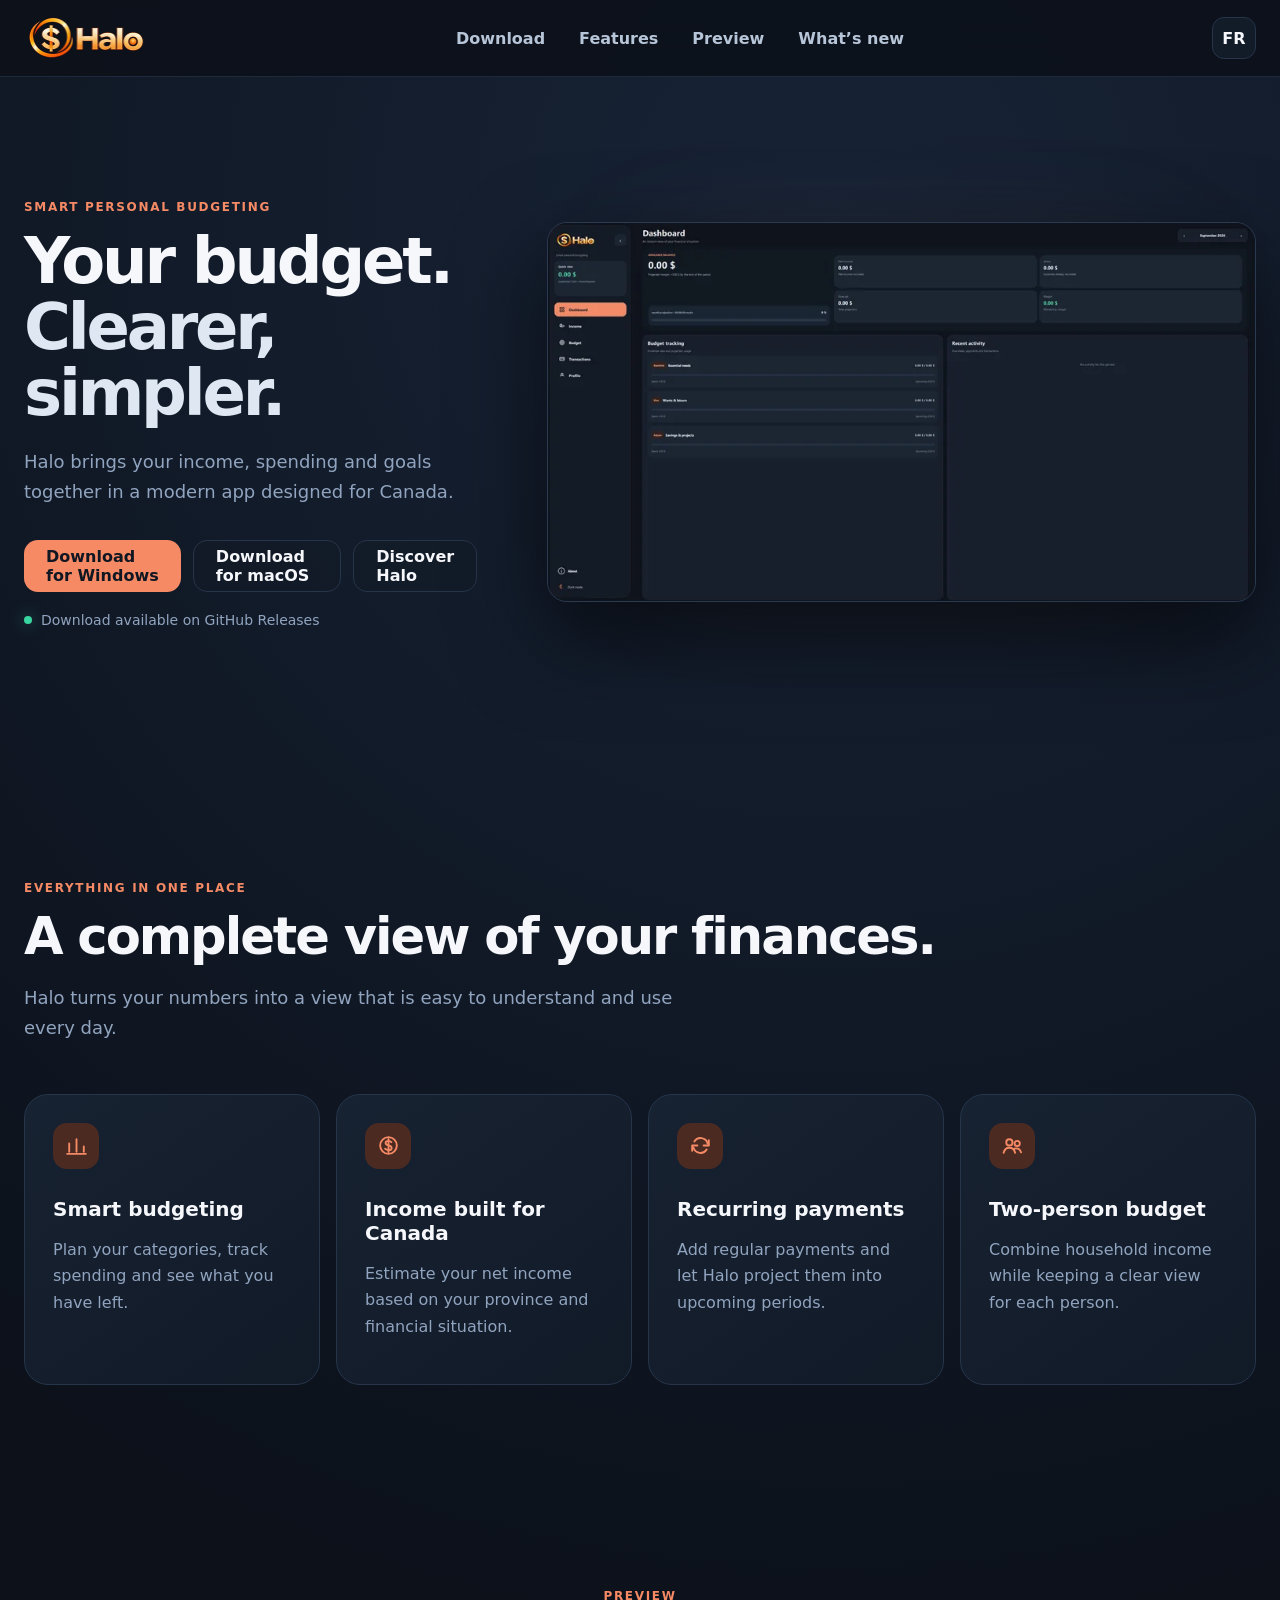
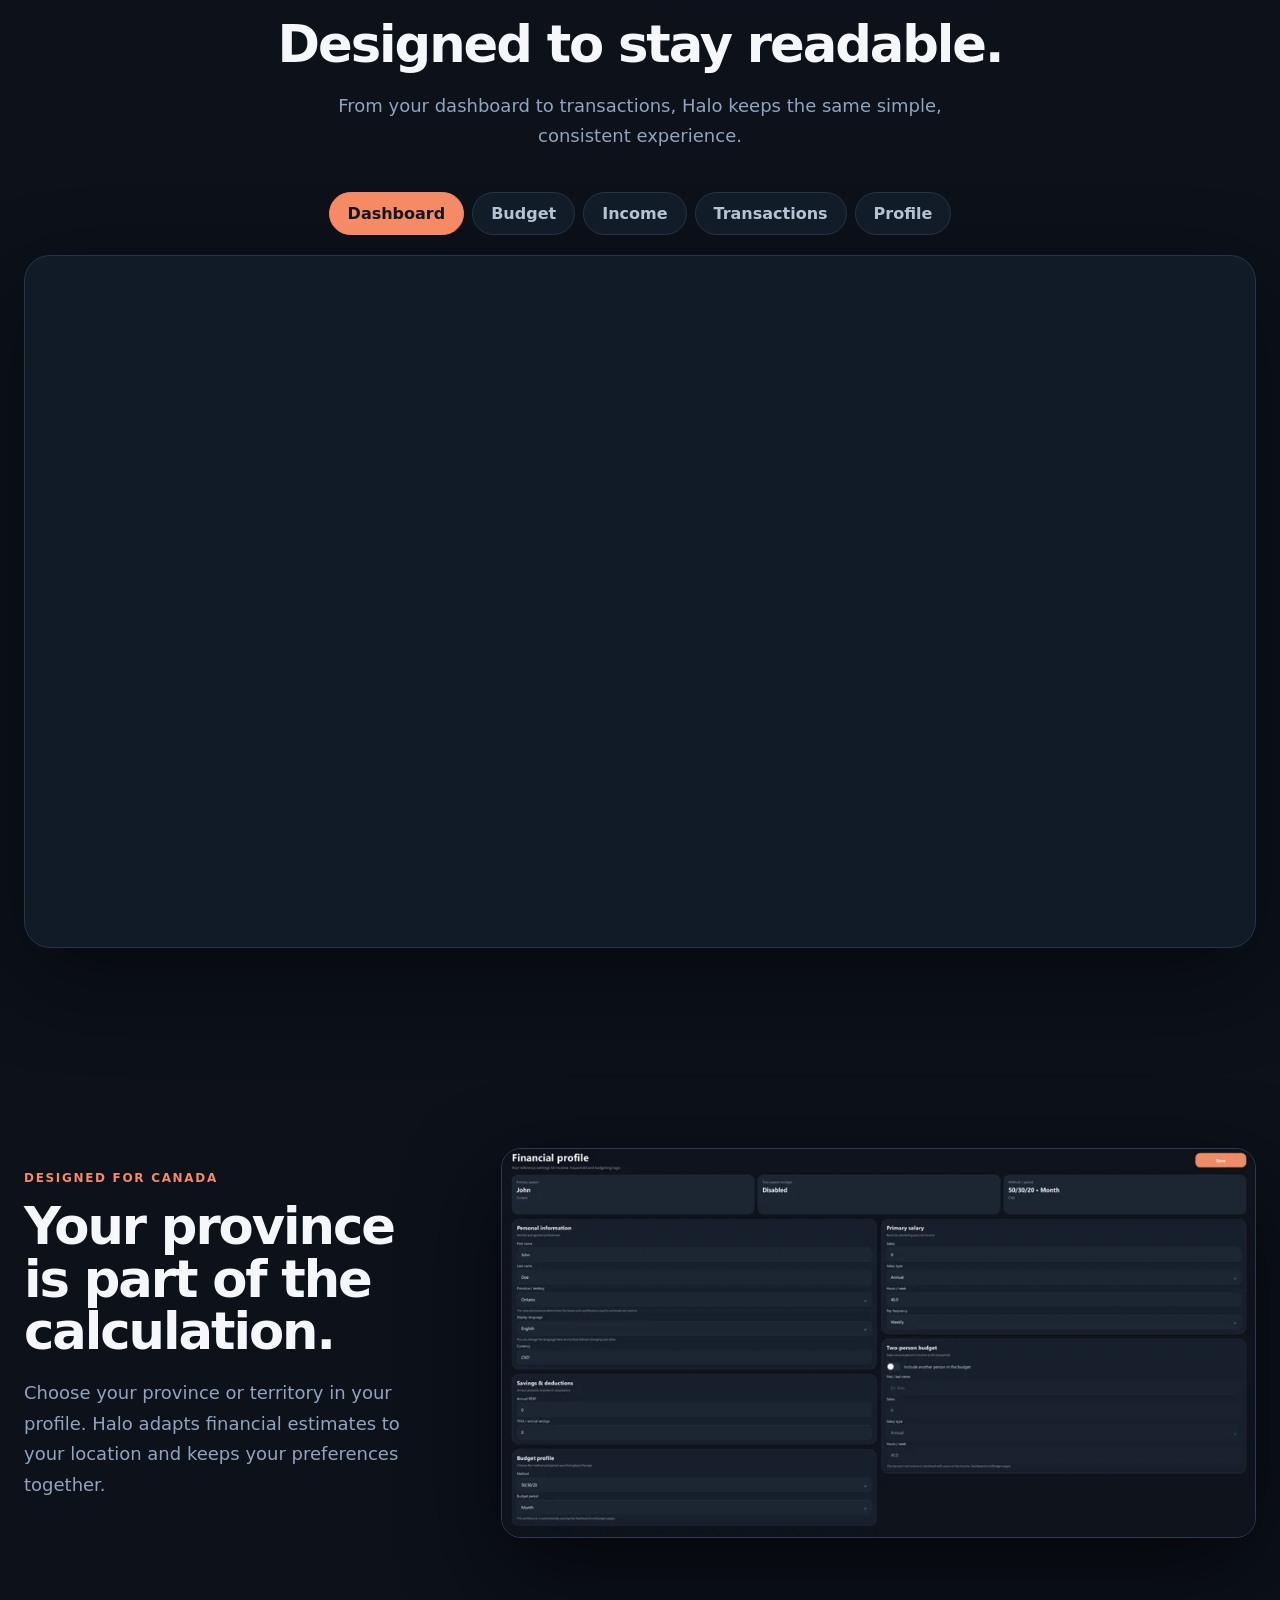
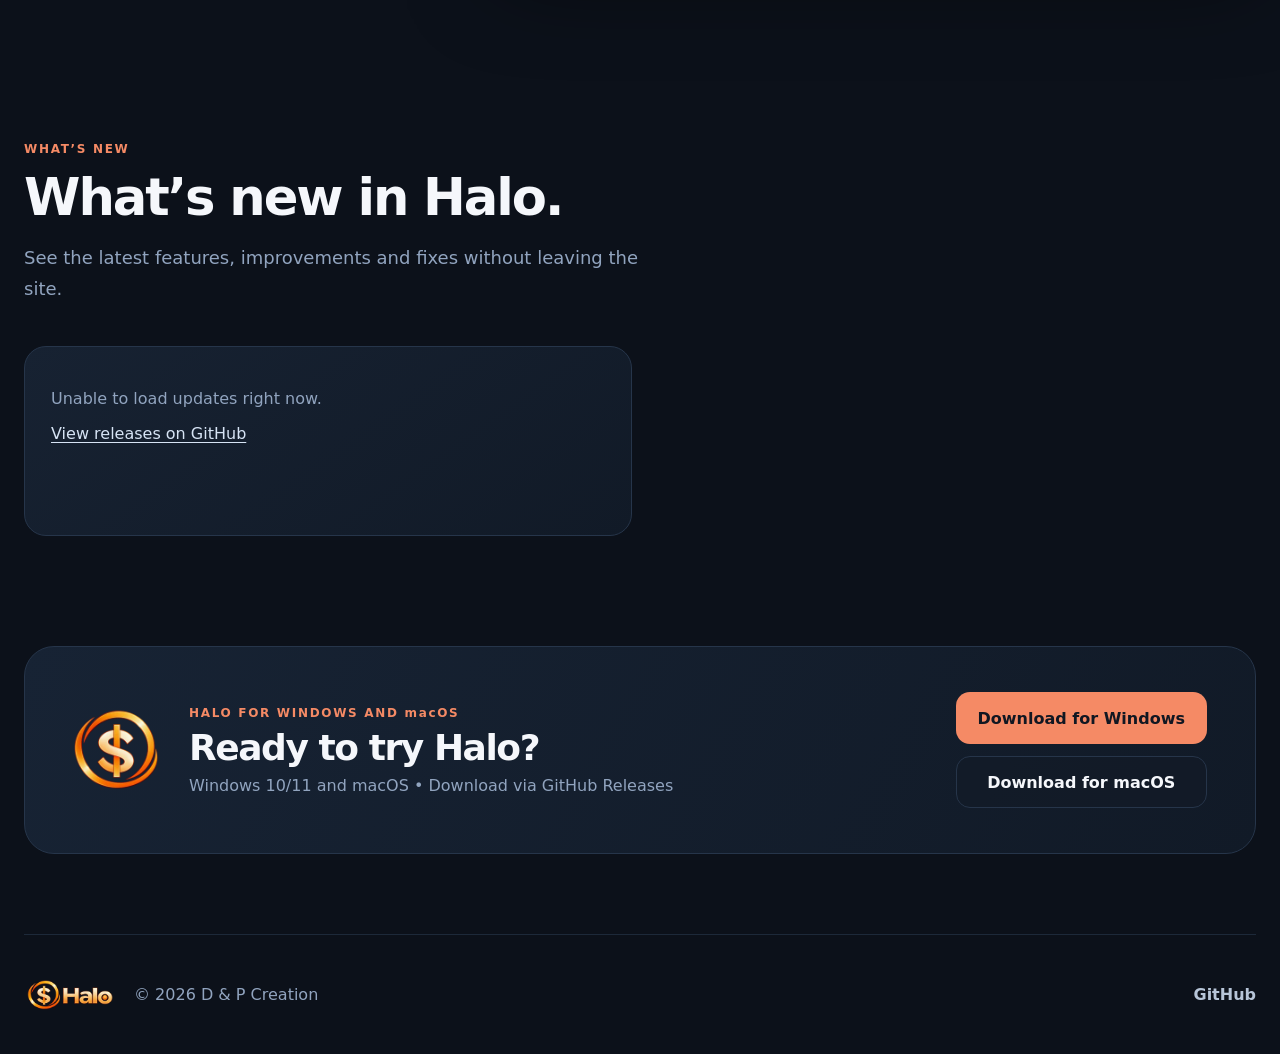
<file: index.html>
<!doctype html>
<html lang="fr">
<head>
  <meta charset="utf-8">
  <meta name="viewport" content="width=device-width, initial-scale=1">
  <meta name="theme-color" content="#0c111a">
  <meta name="color-scheme" content="dark">
  <meta id="metaDescription" name="description" content="Halo, l'application de budget moderne conçue pour le Canada.">

  <title>Halo — Votre budget, simplement.</title>
  <link rel="canonical" href="https://d-p-creation.github.io/Halo-Releases/">

  <meta property="og:type" content="website">
  <meta property="og:site_name" content="Halo">
  <meta id="ogTitle" property="og:title" content="Halo — Votre budget, simplement.">
  <meta id="ogDescription" property="og:description" content="Halo, l'application de budget moderne conçue pour le Canada.">
  <meta property="og:url" content="https://d-p-creation.github.io/Halo-Releases/">
  <meta property="og:image" content="https://d-p-creation.github.io/Halo-Releases/assets/og-image.jpg">
  <meta property="og:image:width" content="1200">
  <meta property="og:image:height" content="630">
  <meta id="ogLocale" property="og:locale" content="fr_CA">

  <meta name="twitter:card" content="summary_large_image">
  <meta id="twitterTitle" name="twitter:title" content="Halo — Votre budget, simplement.">
  <meta id="twitterDescription" name="twitter:description" content="Halo, l'application de budget moderne conçue pour le Canada.">
  <meta name="twitter:image" content="https://d-p-creation.github.io/Halo-Releases/assets/og-image.jpg">

  <link rel="icon" type="image/png" sizes="32x32" href="assets/favicon-32.png">
  <link rel="apple-touch-icon" sizes="180x180" href="assets/apple-touch-icon.png">
  <link rel="icon" type="image/png" sizes="512x512" href="assets/icon-512.png">

  <script>
    (() => {
      document.documentElement.classList.add('js');
      let storedLanguage = null;
      try {
        storedLanguage = localStorage.getItem('halo-lang');
      } catch (_) {}
      const browserLanguage = (navigator.language || 'fr').toLowerCase();
      const initialLanguage = storedLanguage === 'en' || storedLanguage === 'fr'
        ? storedLanguage
        : (browserLanguage.startsWith('fr') ? 'fr' : 'en');
      document.documentElement.lang = initialLanguage;
      document.documentElement.dataset.haloLang = initialLanguage;
      if (initialLanguage === 'en') {
        document.documentElement.classList.add('i18n-pending');
        window.setTimeout(() => document.documentElement.classList.remove('i18n-pending'), 1800);
      }
    })();
  </script>

  <link rel="stylesheet" href="style.css?v=6">
  <script src="script.js?v=6" defer></script>

  <script type="application/ld+json">
  {
    "@context": "https://schema.org",
    "@type": "SoftwareApplication",
    "name": "Halo",
    "applicationCategory": "FinanceApplication",
    "operatingSystem": "Windows 10, Windows 11, macOS",
    "url": "https://d-p-creation.github.io/Halo-Releases/",
    "downloadUrl": "https://github.com/D-P-Creation/Halo-Releases/releases/latest",
    "offers": {
      "@type": "Offer",
      "price": "0",
      "priceCurrency": "CAD"
    },
    "publisher": {
      "@type": "Organization",
      "name": "D & P Creation"
    }
  }
  </script>
</head>
<body>
  <a class="skip-link" href="#main-content" data-i18n="skipLink">Aller au contenu</a>

  <header class="site-header">
    <div class="nav shell">
      <a class="brand" href="#top" data-clean-scroll aria-label="Halo">
        <img src="assets/halo-wordmark-250.webp" width="250" height="83" alt="Halo">
      </a>

      <nav id="siteNav" class="site-nav" aria-label="Navigation principale">
        <a id="desktopDownload" data-i18n="navDownload" href="#top" data-clean-scroll>Télécharger</a>
        <a data-i18n="navFeatures" href="#features" data-clean-scroll>Fonctionnalités</a>
        <a data-i18n="navPreview" href="#preview" data-clean-scroll>Aperçu</a>
        <a data-i18n="navUpdates" href="#updates" data-clean-scroll>Nouveautés</a>
      </nav>

      <div class="nav-actions">
        <a id="mobileDownload" class="nav-download" data-i18n="navDownload" href="#top" data-clean-scroll>Télécharger</a>
        <button id="language" class="language" type="button" aria-label="Passer en anglais">EN</button>
        <button id="menuToggle" class="menu-toggle" type="button" aria-controls="siteNav" aria-expanded="false" aria-label="Ouvrir le menu">
          <svg viewBox="0 0 24 24" width="22" height="22" aria-hidden="true" focusable="false">
            <path d="M4 7h16M4 12h16M4 17h16" fill="none" stroke="currentColor" stroke-width="2" stroke-linecap="round"/>
          </svg>
        </button>
      </div>
    </div>
  </header>

  <main id="main-content">
    <section id="top" class="hero shell">
      <div class="hero-copy">
        <span class="eyebrow" data-i18n="eyebrow">BUDGET PERSONNEL INTELLIGENT</span>
        <h1 data-i18n="heroTitle">Votre budget.<br><span>Plus clair, plus simple.</span></h1>
        <p data-i18n="heroText">Halo rassemble vos revenus, vos dépenses et vos objectifs dans une application moderne pensée pour le Canada.</p>

        <div id="hero-download" class="hero-actions">
          <a id="heroDownload" class="button primary" data-windows-download data-i18n="downloadWindows"
             href="https://github.com/D-P-Creation/Halo-Releases/releases/latest">Télécharger pour Windows</a>
          <a id="heroDownloadMac" class="button ghost platform-download" data-macos-download data-i18n="downloadMac"
             href="https://github.com/D-P-Creation/Halo-Releases/releases/latest">Télécharger pour macOS</a>
          <a class="button ghost" href="#preview" data-clean-scroll data-i18n="discover">Découvrir Halo</a>
        </div>

        <div class="release-line" aria-live="polite">
          <span class="status-dot" aria-hidden="true"></span>
          <span id="heroVersion" data-i18n="versionChecking">Recherche de la dernière version…</span>
        </div>
      </div>

      <div class="hero-visual">
        <div class="glow" aria-hidden="true"></div>
        <img
          class="app-shot"
          src="assets/dashboard-900.webp"
          srcset="assets/dashboard-900.webp 900w, assets/dashboard-1600.webp 1600w"
          sizes="(max-width: 900px) calc(100vw - 48px), 58vw"
          width="1600"
          height="855"
          fetchpriority="high"
          decoding="async"
          alt="Tableau de bord Halo"
          data-i18n-alt="heroImageAlt">
      </div>
    </section>

    <section id="features" class="section shell">
      <div class="section-heading">
        <span class="eyebrow" data-i18n="featuresEyebrow">TOUT AU MÊME ENDROIT</span>
        <h2 data-i18n="featuresTitle">Une vue complète de vos finances.</h2>
        <p data-i18n="featuresText">Halo transforme vos chiffres en une vue simple à comprendre et facile à utiliser au quotidien.</p>
      </div>

      <div class="feature-grid">
        <article class="feature">
          <span class="feature-icon" aria-hidden="true">
            <svg viewBox="0 0 24 24" focusable="false"><path d="M5 18V10m7 8V6m7 12v-5M3 20h18"/></svg>
          </span>
          <h3 data-i18n="f1Title">Budget intelligent</h3>
          <p data-i18n="f1Text">Planifiez vos catégories, suivez vos dépenses et voyez ce qu'il vous reste.</p>
        </article>

        <article class="feature">
          <span class="feature-icon" aria-hidden="true">
            <svg viewBox="0 0 24 24" focusable="false"><circle cx="12" cy="12" r="8"/><path d="M14.8 8.8c-.7-.8-1.6-1.2-2.8-1.2-1.6 0-2.8.8-2.8 2 0 3.2 5.8 1.3 5.8 4.7 0 1.3-1.2 2.2-3 2.2-1.3 0-2.5-.5-3.3-1.4M12 5.8v12.4"/></svg>
          </span>
          <h3 data-i18n="f2Title">Revenus adaptés au Canada</h3>
          <p data-i18n="f2Text">Estimez votre revenu net selon votre province et votre situation financière.</p>
        </article>

        <article class="feature">
          <span class="feature-icon" aria-hidden="true">
            <svg viewBox="0 0 24 24" focusable="false"><path d="M20 7v5h-5M4 17v-5h5M6.1 8.2A7 7 0 0 1 18.8 10M17.9 15.8A7 7 0 0 1 5.2 14"/></svg>
          </span>
          <h3 data-i18n="f3Title">Paiements récurrents</h3>
          <p data-i18n="f3Text">Ajoutez vos paiements réguliers et laissez Halo les projeter dans les prochaines périodes.</p>
        </article>

        <article class="feature">
          <span class="feature-icon" aria-hidden="true">
            <svg viewBox="0 0 24 24" focusable="false"><circle cx="9" cy="9" r="3"/><circle cx="16.5" cy="10" r="2.5"/><path d="M3.5 19c.7-3.1 2.6-4.8 5.5-4.8s4.8 1.7 5.5 4.8M14 15c2.8-.7 5.2.8 6.2 3.5"/></svg>
          </span>
          <h3 data-i18n="f4Title">Budget à deux</h3>
          <p data-i18n="f4Text">Combinez les revenus de votre ménage tout en gardant une vue claire pour chaque personne.</p>
        </article>
      </div>
    </section>

    <section id="preview" class="section shell showcase">
      <div class="section-heading centered">
        <span class="eyebrow" data-i18n="previewEyebrow">APERÇU</span>
        <h2 data-i18n="previewTitle">Conçu pour rester lisible.</h2>
        <p data-i18n="previewText">De votre tableau de bord jusqu'aux transactions, Halo garde la même expérience simple et cohérente.</p>
      </div>

      <div class="showcase-tabs" role="tablist" aria-label="Aperçus de Halo" data-i18n-aria-label="previewTabsLabel">
        <button id="tab-dashboard" class="active" type="button" role="tab" aria-selected="true" aria-controls="showcase-panel" tabindex="0" data-shot="dashboard" data-i18n="tabDashboard">Tableau de bord</button>
        <button id="tab-budget" type="button" role="tab" aria-selected="false" aria-controls="showcase-panel" tabindex="-1" data-shot="budget" data-i18n="tabBudget">Budget</button>
        <button id="tab-income" type="button" role="tab" aria-selected="false" aria-controls="showcase-panel" tabindex="-1" data-shot="income" data-i18n="tabIncome">Revenus</button>
        <button id="tab-transactions" type="button" role="tab" aria-selected="false" aria-controls="showcase-panel" tabindex="-1" data-shot="transactions" data-i18n="tabTransactions">Transactions</button>
        <button id="tab-profile" type="button" role="tab" aria-selected="false" aria-controls="showcase-panel" tabindex="-1" data-shot="profile" data-i18n="tabProfile">Profil</button>
      </div>

      <div id="showcase-panel" class="showcase-frame" role="tabpanel" aria-labelledby="tab-dashboard" tabindex="0">
        <img
          id="showcaseImage"
          src="assets/dashboard-900.webp"
          srcset="assets/dashboard-900.webp 900w, assets/dashboard-1600.webp 1600w"
          sizes="(max-width: 600px) calc(100vw - 28px), (max-width: 900px) calc(100vw - 48px), 1390px"
          width="1600"
          height="900"
          loading="lazy"
          decoding="async"
          alt="Aperçu du tableau de bord Halo">
      </div>
    </section>

    <section class="section shell split">
      <div>
        <span class="eyebrow" data-i18n="canadaEyebrow">PENSÉ POUR LE CANADA</span>
        <h2 data-i18n="canadaTitle">Votre province fait partie du calcul.</h2>
        <p data-i18n="canadaText">Choisissez votre province ou territoire dans votre profil. Halo adapte ses estimations financières à votre emplacement et conserve vos préférences au même endroit.</p>
      </div>

      <img
        class="profile-shot"
        src="assets/profile-900.webp"
        srcset="assets/profile-900.webp 900w, assets/profile-1600.webp 1600w"
        sizes="(max-width: 900px) calc(100vw - 48px), 62vw"
        width="1600"
        height="823"
        loading="lazy"
        decoding="async"
        alt="Profil financier Halo"
        data-i18n-alt="profileImageAlt">
    </section>

    <section id="updates" class="section shell updates-section">
      <div class="section-heading">
        <span class="eyebrow" data-i18n="updatesEyebrow">NOUVEAUTÉS</span>
        <h2 data-i18n="updatesTitle">Ce qui change dans Halo.</h2>
        <p data-i18n="updatesText">Découvrez les nouveautés, améliorations et corrections des dernières versions sans quitter le site.</p>
      </div>

      <div id="releaseList" class="release-grid" aria-live="polite">
        <article class="release-card release-fallback">
          <p data-i18n="updatesFallback">Les notes de version sont disponibles sur GitHub Releases.</p>
          <a class="release-external-link" href="https://github.com/D-P-Creation/Halo-Releases/releases" target="_blank" rel="noopener" data-i18n="viewReleases">Voir les versions sur GitHub</a>
        </article>
      </div>
    </section>

    <section id="download" class="section shell download-card">
      <img src="assets/halo-icon-192.webp" width="192" height="192" alt="" class="download-logo" loading="lazy" decoding="async">

      <div class="download-copy">
        <span class="eyebrow" data-i18n="downloadEyebrow">HALO POUR WINDOWS ET macOS</span>
        <h2 data-i18n="downloadTitle">Prêt à essayer Halo?</h2>
        <p id="downloadMeta" data-i18n="downloadFallback">Windows 10/11 et macOS • Téléchargement via GitHub Releases</p>
      </div>

      <div class="download-actions">
        <a id="finalDownload" class="button primary" data-windows-download data-i18n="downloadWindows"
           href="https://github.com/D-P-Creation/Halo-Releases/releases/latest">Télécharger pour Windows</a>
        <a id="finalDownloadMac" class="button ghost" data-macos-download data-i18n="downloadMac"
           href="https://github.com/D-P-Creation/Halo-Releases/releases/latest">Télécharger pour macOS</a>
      </div>
    </section>
  </main>

  <footer class="footer shell">
    <div class="footer-brand">
      <img src="assets/halo-wordmark-250.webp" width="250" height="83" alt="Halo" loading="lazy" decoding="async">
      <span>© <span id="currentYear">2026</span> D &amp; P Creation</span>
    </div>
    <a href="https://github.com/D-P-Creation/Halo-Releases" target="_blank" rel="noopener">GitHub</a>
  </footer>
</body>
</html>
</file>
<file: style.css>
/* =========================================================
   Halo website — base tokens and reset
   ========================================================= */
:root {
  --bg: #0c111a;
  --surface: #121b28;
  --surface-2: #182334;
  --line: #26354a;
  --text: #f5f7fb;
  --muted: #91a4bf;
  --accent: #f58a65;
  --green: #38d6a0;
  --radius: 24px;
  --header-height: 76px;
}

* {
  box-sizing: border-box;
}

html {
  scroll-behavior: smooth;
}

html.i18n-pending body {
  visibility: hidden;
}

body {
  margin: 0;
  background:
    radial-gradient(circle at 65% 5%, #172336 0, transparent 35%),
    var(--bg);
  color: var(--text);
  font-family: ui-sans-serif, system-ui, -apple-system, BlinkMacSystemFont, "Segoe UI", sans-serif;
}

img {
  max-width: 100%;
}

button,
a {
  -webkit-tap-highlight-color: transparent;
}

button,
input,
select,
textarea {
  font: inherit;
}

.shell {
  width: min(1440px, calc(100% - 48px));
  margin-inline: auto;
}

section[id],
#hero-download {
  scroll-margin-top: calc(var(--header-height) + 24px);
}

/* Navigation: position the preview comfortably below the sticky header. */
#preview {
  scroll-margin-top: 0;
}

.skip-link {
  position: fixed;
  z-index: 2000;
  top: 10px;
  left: 10px;
  transform: translateY(-160%);
  padding: 12px 16px;
  border-radius: 10px;
  background: var(--accent);
  color: #111722;
  font-weight: 850;
  text-decoration: none;
  transition: transform 160ms ease;
}

.skip-link:focus {
  transform: translateY(0);
}

:focus-visible {
  outline: 3px solid var(--accent);
  outline-offset: 4px;
}

/* =========================================================
   Sticky header and navigation
   ========================================================= */
.site-header {
  position: sticky;
  top: 0;
  z-index: 1000;
  border-bottom: 1px solid rgba(38, 53, 74, 0.7);
  background: rgba(12, 17, 26, 0.88);
  backdrop-filter: blur(16px);
  -webkit-backdrop-filter: blur(16px);
}

.nav {
  position: relative;
  display: flex;
  align-items: center;
  justify-content: space-between;
  min-height: var(--header-height);
}

.brand {
  display: inline-flex;
  align-items: center;
}

.brand img {
  display: block;
  width: 124px;
  height: auto;
}

.site-nav {
  display: flex;
  align-items: center;
  gap: 34px;
}

.site-nav a,
.footer a {
  color: #b7c5d8;
  font-weight: 650;
  text-decoration: none;
}

.site-nav a:hover,
.footer a:hover {
  color: var(--text);
}

.nav-actions {
  display: flex;
  align-items: center;
  gap: 10px;
}

.nav-download {
  display: none;
  align-items: center;
  min-height: 42px;
  padding: 0 14px;
  border-radius: 12px;
  background: var(--accent);
  color: #111722;
  font-weight: 850;
  text-decoration: none;
}

.language,
.menu-toggle {
  display: inline-grid;
  place-items: center;
  min-width: 44px;
  min-height: 42px;
  border: 1px solid var(--line);
  border-radius: 12px;
  background: var(--surface);
  color: var(--text);
  font-weight: 800;
  cursor: pointer;
}

.menu-toggle {
  display: none;
}

/* =========================================================
   Shared typography and buttons
   ========================================================= */
.eyebrow {
  color: var(--accent);
  font-size: 12px;
  font-weight: 900;
  letter-spacing: 0.14em;
}

.hero h1,
.section h2 {
  margin: 14px 0 20px;
  line-height: 1.03;
}

.hero p,
.section-heading p,
.split p {
  max-width: 650px;
  color: var(--muted);
  font-size: 18px;
  line-height: 1.7;
}

.button {
  display: inline-flex;
  align-items: center;
  justify-content: center;
  min-height: 52px;
  padding: 0 22px;
  border-radius: 14px;
  font-weight: 850;
  text-decoration: none;
  transition: transform 180ms ease, filter 180ms ease, border-color 180ms ease;
}

.button.primary {
  background: var(--accent);
  color: #111722;
}

.button.primary:hover {
  transform: translateY(-2px);
  filter: brightness(1.06);
}

.button.ghost {
  border: 1px solid var(--line);
  background: rgba(18, 27, 40, 0.72);
  color: var(--text);
}

/* Kept for future asynchronous states. Disabled links must also receive
   aria-disabled="true" and tabindex="-1" in markup/script when used. */
.is-disabled {
  opacity: 0.55;
  pointer-events: none;
}

.section {
  padding: 100px 0;
}

.section-heading h2,
.split h2,
.download-card h2 {
  font-size: clamp(36px, 4vw, 56px);
  letter-spacing: -0.04em;
}

.centered {
  margin-inline: auto;
  text-align: center;
}

.centered p {
  margin-inline: auto;
}

/* =========================================================
   Hero
   ========================================================= */
.hero {
  display: grid;
  grid-template-columns: 0.78fr 1.22fr;
  align-items: center;
  gap: 70px;
  min-height: 700px;
  padding: 60px 0 90px;
}

.hero h1 {
  font-size: clamp(48px, 5vw, 78px);
  letter-spacing: -0.05em;
}

.hero h1 span {
  color: #dfe7f2;
}

.hero-actions {
  display: flex;
  gap: 12px;
  margin: 32px 0 20px;
}

.release-line {
  display: flex;
  align-items: center;
  gap: 9px;
  color: var(--muted);
  font-size: 14px;
}

.status-dot {
  width: 8px;
  height: 8px;
  border-radius: 50%;
  background: var(--green);
  box-shadow: 0 0 15px rgba(56, 214, 160, 0.5);
}

.hero-visual {
  position: relative;
}

.glow {
  position: absolute;
  inset: 15%;
  background: rgba(245, 138, 101, 0.15);
  filter: blur(70px);
}

.app-shot,
.profile-shot {
  position: relative;
  display: block;
  width: 100%;
  height: auto;
  border: 1px solid #2a3a51;
  border-radius: 20px;
  box-shadow: 0 35px 90px rgba(0, 0, 0, 0.6);
}

/* =========================================================
   Feature cards
   ========================================================= */
.feature-grid {
  display: grid;
  grid-template-columns: repeat(4, 1fr);
  gap: 16px;
  margin-top: 50px;
}

.feature {
  min-height: 245px;
  padding: 28px;
  border: 1px solid var(--line);
  border-radius: var(--radius);
  background: linear-gradient(145deg, #172232, #111a27);
}

.feature-icon {
  display: grid;
  place-items: center;
  width: 46px;
  height: 46px;
  border-radius: 14px;
  background: #4b2a22;
  color: var(--accent);
}

.feature-icon svg {
  width: 25px;
  height: 25px;
  fill: none;
  stroke: currentColor;
  stroke-width: 1.8;
  stroke-linecap: round;
  stroke-linejoin: round;
}

.feature h3 {
  margin: 28px 0 10px;
  font-size: 20px;
}

.feature p {
  color: var(--muted);
  line-height: 1.65;
}

/* =========================================================
   Preview tabs
   ========================================================= */
.showcase-tabs {
  display: flex;
  flex-wrap: wrap;
  justify-content: center;
  gap: 8px;
  margin: 40px 0 20px;
}

.showcase-tabs button {
  padding: 11px 18px;
  border: 1px solid var(--line);
  border-radius: 999px;
  background: var(--surface);
  color: #b4c2d3;
  font-weight: 750;
  cursor: pointer;
}

.showcase-tabs button.active,
.showcase-tabs button[aria-selected="true"] {
  border-color: var(--accent);
  background: var(--accent);
  color: #111722;
}

.showcase-frame {
  display: grid;
  place-items: center;
  overflow: hidden;
  aspect-ratio: 16 / 9;
  padding: 12px;
  border: 1px solid var(--line);
  border-radius: 26px;
  background: #111a27;
  box-shadow: 0 30px 90px rgba(0, 0, 0, 0.45);
}

.showcase-frame img {
  display: block;
  width: 100%;
  height: 100%;
  border-radius: 16px;
  object-fit: contain;
  opacity: 1;
  transition: opacity 180ms ease;
}

.showcase-frame img.is-changing {
  opacity: 0.18;
}

/* =========================================================
   Canada/profile section
   ========================================================= */
.split {
  display: grid;
  grid-template-columns: 0.7fr 1.3fr;
  align-items: center;
  gap: 70px;
}

/* =========================================================
   Release notes / What's new
   ========================================================= */
.updates-section {
  padding-bottom: 30px;
}

.release-grid {
  display: grid;
  grid-template-columns: repeat(2, 1fr);
  gap: 16px;
  margin-top: 42px;
}

.release-card {
  min-height: 190px;
  padding: 26px;
  border: 1px solid var(--line);
  border-radius: 22px;
  background: linear-gradient(145deg, #172232, #111a27);
}

.release-card.latest {
  border-color: rgba(245, 138, 101, 0.44);
  box-shadow: inset 0 0 0 1px rgba(245, 138, 101, 0.12);
}

.release-card-head {
  display: flex;
  align-items: flex-start;
  justify-content: space-between;
  gap: 18px;
  margin-bottom: 18px;
}

.release-version {
  font-size: 20px;
  font-weight: 850;
}

.latest-badge {
  display: inline-flex;
  margin-left: 10px;
  padding: 5px 9px;
  border-radius: 999px;
  background: #4b2a22;
  color: var(--accent);
  font-size: 12px;
  font-weight: 850;
  vertical-align: 2px;
}

.release-card time,
.release-card-meta {
  color: var(--muted);
  font-size: 13px;
}

.release-body {
  color: #b7c5d8;
  line-height: 1.65;
}

.release-body h4 {
  margin: 18px 0 8px;
  color: var(--text);
  font-size: 15px;
}

.release-body p {
  margin: 9px 0;
}

.release-body ul,
.release-body ol {
  margin: 8px 0;
  padding-left: 22px;
}

.release-body li + li {
  margin-top: 6px;
}

.release-body a,
.release-external-link {
  color: #d7e4f5;
  text-underline-offset: 3px;
}

.release-card-footer {
  margin-top: 18px;
}

.release-empty,
.release-loading,
.release-fallback {
  color: var(--muted);
}

/* =========================================================
   Download card and footer
   ========================================================= */
.download-card {
  display: grid;
  grid-template-columns: auto 1fr auto;
  align-items: center;
  gap: 30px;
  margin-top: 80px;
  margin-bottom: 80px;
  padding: 45px 48px;
  border: 1px solid var(--line);
  border-radius: 30px;
  background: linear-gradient(120deg, #172334, #111a27);
}

.download-logo {
  width: 86px;
  height: 86px;
  object-fit: contain;
}

.download-card h2 {
  margin: 8px 0;
  font-size: 36px;
}

.download-copy p {
  margin: 0;
  color: var(--muted);
  line-height: 1.55;
}

.download-actions {
  display: flex;
  min-width: 210px;
  flex-direction: column;
  align-items: stretch;
  gap: 12px;
}

.download-actions .release-link {
  padding: 8px 4px;
  color: #b7c5d8;
  font-weight: 750;
  text-align: center;
  text-underline-offset: 4px;
}

.footer {
  display: flex;
  align-items: center;
  justify-content: space-between;
  min-height: 120px;
  border-top: 1px solid #1d2939;
  color: var(--muted);
}

.footer-brand {
  display: flex;
  align-items: center;
  gap: 18px;
}

.footer-brand img {
  width: 92px;
  height: auto;
}

/* =========================================================
   404 page
   ========================================================= */
.error-page {
  display: grid;
  min-height: 100vh;
  place-items: center;
  padding: 24px;
  text-align: center;
}

.error-card {
  width: min(620px, 100%);
  padding: 44px;
  border: 1px solid var(--line);
  border-radius: 30px;
  background: linear-gradient(145deg, #172232, #111a27);
}

.error-card img {
  width: 140px;
  height: auto;
  margin-bottom: 24px;
}

.error-code {
  margin: 0;
  color: var(--accent);
  font-size: clamp(56px, 12vw, 100px);
  line-height: 1;
}

.error-card p {
  margin: 18px auto 28px;
  color: var(--muted);
  line-height: 1.7;
}

/* =========================================================
   Responsive — tablet / mobile menu
   ========================================================= */
@media (max-width: 900px) {
  :root {
    --header-height: 68px;
  }

  .site-header {
    backdrop-filter: blur(8px);
    -webkit-backdrop-filter: blur(8px);
  }

  .brand img {
    width: 110px;
  }

  .js .menu-toggle {
    display: inline-grid;
  }

  .nav-download {
    display: inline-flex;
  }

  .site-nav {
    position: absolute;
    top: calc(100% + 8px);
    right: 0;
    left: 0;
    z-index: 20;
    flex-direction: column;
    align-items: stretch;
    gap: 4px;
    padding: 10px;
    border: 1px solid var(--line);
    border-radius: 16px;
    background: #121b28;
    box-shadow: 0 24px 60px rgba(0, 0, 0, 0.48);
  }

  .js .site-nav {
    display: none;
  }

  .js .site-nav.is-open {
    display: flex;
  }

  .site-nav a {
    padding: 12px 14px;
    border-radius: 10px;
  }

  .site-nav a:hover {
    background: var(--surface-2);
  }

  .site-nav #desktopDownload {
    display: none;
  }

  .hero {
    grid-template-columns: 1fr;
    gap: 48px;
    min-height: auto;
    padding-top: 70px;
  }

  .hero-copy {
    text-align: center;
  }

  .hero-copy p {
    margin-inline: auto;
  }

  .hero-actions,
  .release-line {
    justify-content: center;
  }

  .glow {
    filter: blur(36px);
  }

  .feature-grid,
  .release-grid {
    grid-template-columns: 1fr 1fr;
  }

  .split {
    grid-template-columns: 1fr;
  }

  .download-card {
    grid-template-columns: 1fr;
    text-align: center;
  }

  .download-logo {
    margin-inline: auto;
  }

  .download-actions {
    width: min(360px, 100%);
    margin-inline: auto;
  }
}

@media (max-width: 600px) {
  .shell,
  .site-header .shell {
    width: min(100% - 28px, 1440px);
  }

  .nav-actions {
    gap: 7px;
  }

  .nav-download {
    min-height: 40px;
    padding: 0 11px;
    font-size: 13px;
  }

  .language,
  .menu-toggle {
    min-width: 40px;
    min-height: 40px;
  }

  .hero {
    gap: 42px;
    padding-top: 54px;
  }

  .hero h1 {
    font-size: 46px;
  }

  .hero-actions {
    flex-direction: column;
  }

  .section {
    padding: 70px 0;
  }

  .feature-grid,
  .release-grid {
    grid-template-columns: 1fr;
  }

  .showcase-tabs {
    justify-content: flex-start;
    overflow-x: auto;
    padding: 4px 2px 8px;
    flex-wrap: nowrap;
    scrollbar-width: thin;
  }

  .showcase-tabs button {
    flex: 0 0 auto;
  }

  .showcase-frame {
    padding: 6px;
    border-radius: 16px;
  }

  .glow {
    filter: blur(24px);
  }

  .release-card {
    padding: 22px;
  }

  .release-card-head {
    flex-direction: column;
    gap: 8px;
  }

  .latest-badge {
    display: flex;
    width: max-content;
    margin: 8px 0 0;
  }

  .download-card {
    padding: 32px 22px;
  }

  .footer {
    flex-direction: column;
    justify-content: center;
    gap: 18px;
    padding-block: 28px;
  }

  .footer-brand {
    flex-direction: column;
  }
}

/* =========================================================
   Motion preferences
   ========================================================= */
@media (prefers-reduced-motion: reduce) {
  html {
    scroll-behavior: auto;
  }

  *,
  *::before,
  *::after {
    scroll-behavior: auto;
    transition-duration: 0.01ms !important;
    animation-duration: 0.01ms !important;
    animation-iteration-count: 1 !important;
  }

  .button.primary:hover {
    transform: none;
  }
}
</file>
